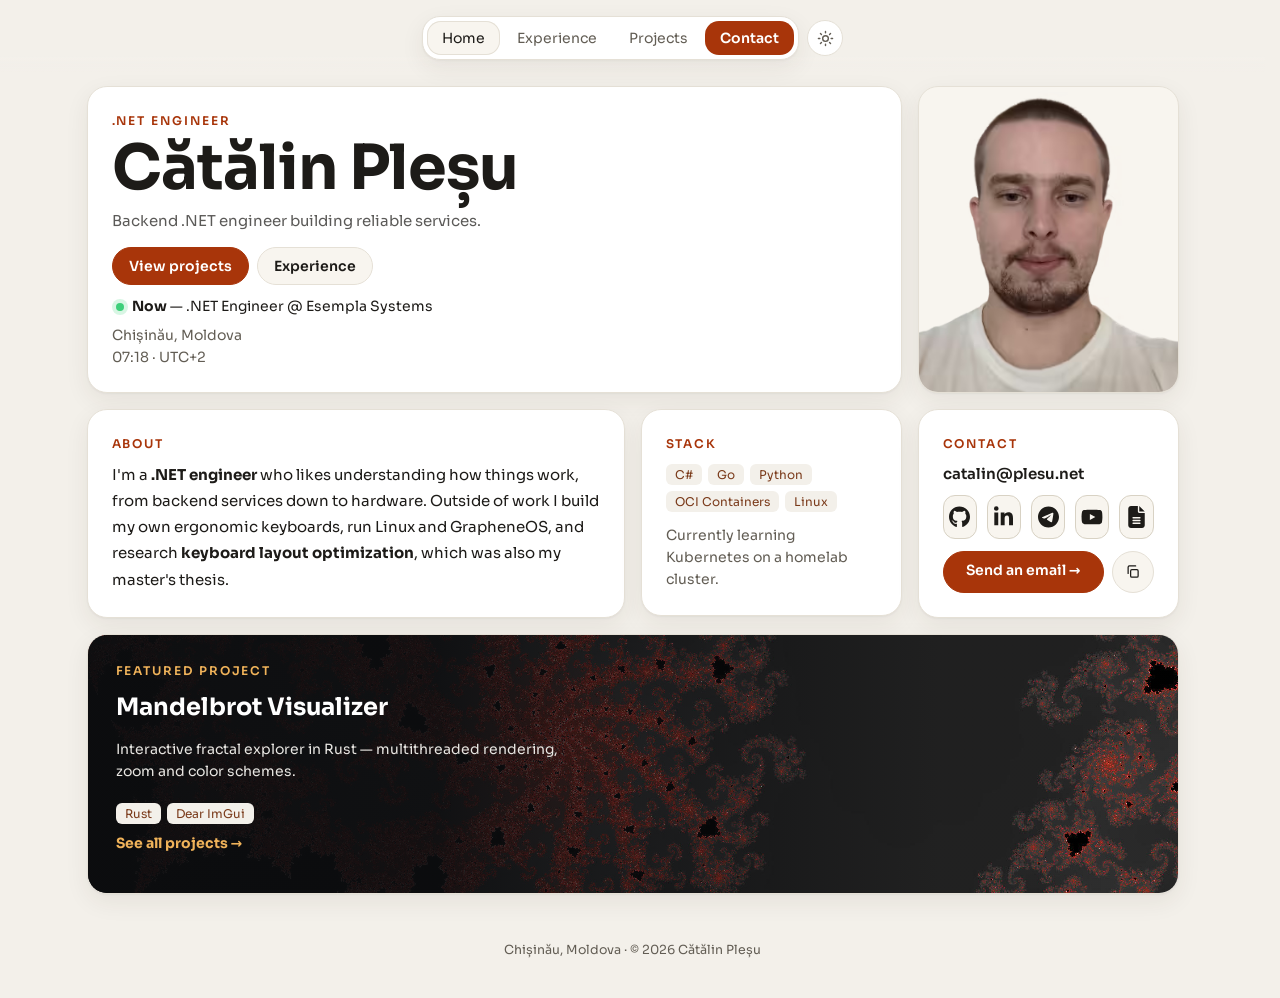
<file: index.html>
<!DOCTYPE html>
<html lang="en" data-theme="dark">
<head>
<meta charset="UTF-8">
<meta name="viewport" content="width=device-width, initial-scale=1">
<meta name="color-scheme" content="dark light">
<title>Cătălin Pleșu</title>
<meta name="description" content="Cătălin Pleșu — .NET Engineer. Backend services in C# and ASP.NET Core.">
<link rel="icon" href="assets/favicon.ico">
<link rel="preload" href="assets/fonts/sora-latin.woff2" as="font" type="font/woff2" crossorigin>
<link rel="preload" href="assets/fonts/sora-latin-ext.woff2" as="font" type="font/woff2" crossorigin>
<style>
@font-face{font-family:"Sora";font-weight:100 800;font-display:swap;src:url("assets/fonts/sora-latin-ext.woff2") format("woff2");unicode-range:U+0100-02BA,U+1E00-1E9F,U+A720-A7FF}
@font-face{font-family:"Sora";font-weight:100 800;font-display:swap;src:url("assets/fonts/sora-latin.woff2") format("woff2");unicode-range:U+0000-00FF,U+0131,U+2000-206F,U+20AC}

*{box-sizing:border-box;margin:0;padding:0}
html{scrollbar-gutter:stable;scroll-behavior:smooth}
html[data-theme="dark"]{--bg:#141517;--tile:#1d1f22;--tile2:#25282c;--line:#2a2d31;--tx:#ecebe8;--mu:#a6a5a0;--ac:#f0b35a;--ac-tx:#17140d;--chip:#2a2d31;--chip-tx:#ecebe8;--tint:#f0b35a18;--sh:none;--ov:#0009;color-scheme:dark}
html[data-theme="light"]{--bg:#f3f0ea;--tile:#ffffff;--tile2:#f8f5ef;--line:#e5e0d6;--tx:#1d1b18;--mu:#625d54;--ac:#a8350a;--ac-tx:#ffffff;--chip:#f3f0ea;--chip-tx:#7a3a1a;--tint:#a8350a10;--sh:0 1px 2px #0000000a,0 8px 24px #3a2e1a12;--ov:#1d1b18cc;color-scheme:light}
body{font-family:Sora,system-ui,sans-serif;background:var(--bg);color:var(--tx);min-height:100vh}
#app{min-height:100vh;display:flex;flex-direction:column}
#app .grid{flex:1 0 auto;width:100%;align-content:start}
a{color:inherit;text-decoration:none}
a.t.acc,a.btn.p{color:var(--ac-tx)}
.proj .links a{color:var(--ac)}
ul{list-style:none}
img{display:block}
:focus-visible{outline:2px solid var(--ac);outline-offset:2px}
a.t.acc:focus-visible{outline-color:var(--ac-tx)}

/* ---------- nav ---------- */
.nav{position:sticky;top:0;z-index:20;display:flex;justify-content:center;align-items:center;gap:8px;padding:16px 12px 12px;background:linear-gradient(var(--bg) 78%,transparent)}
.nav .nic{width:36px;height:36px;flex:none;border-radius:18px;border:1px solid var(--line);background:var(--tile);color:var(--mu);cursor:pointer;display:flex;align-items:center;justify-content:center;padding:0;align-self:center}
.nav .nic:hover{color:var(--ac);border-color:var(--ac)}
.nav .nic svg{width:17px;height:17px;flex:none}
.nav .nic .sun{display:none}
html[data-theme="light"] .nav .nic .sun{display:block}
html[data-theme="light"] .nav .nic .moon{display:none}
.nav ul{display:flex;gap:2px;padding:4px;border-radius:18px;background:var(--tile);border:1px solid var(--line);box-shadow:var(--sh);max-width:100%;overflow-x:auto;scrollbar-width:none}
.nav button{font:inherit;font-size:14px;color:var(--mu);background:none;border:0;padding:8px 15px;border-radius:14px;cursor:pointer;white-space:nowrap}
.nav button:hover{color:var(--tx)}
.nav button[aria-current="page"]{background:var(--tile2);color:var(--tx);box-shadow:inset 0 0 0 1px var(--line)}
.nav ul button.cta{background:var(--ac);color:var(--ac-tx);font-weight:600}
.nav ul button.cta:hover{color:var(--ac-tx)}
.nav ul button.cta[aria-current="page"]{background:var(--ac);box-shadow:none;outline:none;filter:brightness(.88)}
.hero{background:var(--tile2)}
.hero h1{margin:6px 0 8px}
.hero .btns{margin-top:14px}
.hero .nowline{margin-top:10px;font-size:14px}
.hero .nowline .mu{font-size:14px}

/* ---------- grid ---------- */
.grid{max-width:1140px;margin:0 auto;padding:14px 24px 32px;display:grid;grid-template-columns:repeat(4,1fr);grid-auto-rows:auto;gap:16px;grid-auto-flow:dense}
.w2{grid-column:span 2}.w3{grid-column:span 3}.w4{grid-column:span 4}
.h2{grid-row:span 2}.h3{grid-row:span 3}
.t{background:var(--tile);border:1px solid var(--line);border-radius:20px;box-shadow:var(--sh);padding:24px;position:relative;overflow:hidden;display:flex;flex-direction:column;animation:rise .45s both;animation-delay:calc(var(--n,0)*45ms)}
@keyframes rise{from{opacity:0;transform:translateY(10px)}}
@media (prefers-reduced-motion:reduce){.t{animation:none}}
.t.end{justify-content:flex-end}
.t.mid{justify-content:center}
.t.tint{background:var(--tint)}
.t.acc{background:var(--ac);color:var(--ac-tx);border-color:var(--ac)}
button.t{font:inherit;color:inherit;text-align:left;align-items:flex-start}
a.t,button.t{cursor:pointer;transition:transform .18s,border-color .18s}
a.t:hover,button.t:hover{transform:translateY(-3px);border-color:var(--ac)}
a.t.acc:hover{border-color:var(--tx)}

.eyebrow{color:var(--ac);font-size:12px;letter-spacing:.16em;text-transform:uppercase;font-weight:600}
.t.acc .eyebrow{color:inherit;opacity:.9}
.mu{color:var(--mu)}
h1{font-size:clamp(44px,6vw,62px);margin:8px 0 10px;line-height:1.05;letter-spacing:-.015em}
h2{font-size:22px;line-height:1.2;margin:4px 0 6px}
h3{font-size:17px;line-height:1.25;margin:4px 0 6px}
p{line-height:1.6;font-size:14px}
.lead{color:var(--tx);opacity:.72;font-size:15px}
.chips{display:flex;flex-wrap:wrap;gap:6px;margin-top:10px}
.tags .chips{margin-top:0}
.chips span{font-size:12px;background:var(--chip);color:var(--chip-tx);border-radius:6px;padding:3px 9px}
.btns{display:flex;gap:8px;margin-top:16px;flex-wrap:wrap}
.btn{display:inline-block;font-size:14px;font-weight:600;padding:9px 16px;border-radius:99px;border:1px solid var(--line);background:var(--tile2)}
.btn:hover{border-color:var(--ac)}
.btn.p{background:var(--ac);color:var(--ac-tx);border-color:var(--ac)}
.big{font-size:26px;font-weight:700;line-height:1.1}
.small{font-size:14px}

/* photo / image tiles - picture fills tile, no distortion */
.t.img{padding:0;min-height:280px}
.t.img>img,.t.img>picture{position:absolute;inset:0;width:100%;height:100%}
.t.img picture img{width:100%;height:100%;object-fit:cover;object-position:center top;transform:scale(1.1);transform-origin:50% 30%}
.t.img>img{object-fit:cover;object-position:center top}
.t.img .cap{position:absolute;left:0;right:0;bottom:0;padding:34px 18px 16px;background:linear-gradient(transparent,var(--ov));color:#fff;font-size:14px;font-weight:600}
.t.img .cap small{display:block;font-weight:400;opacity:.8;font-size:12px}

/* icons */
.ico{display:inline-block;width:22px;height:22px;background:currentColor;-webkit-mask:var(--i) center/contain no-repeat;mask:var(--i) center/contain no-repeat;flex:none}
.socials{display:flex;gap:10px;flex-wrap:wrap;margin-top:12px}
.socials a{min-width:46px;height:52px;flex:1 1 0;border-radius:14px;display:grid;place-items:center;background:var(--tile2);border:1px solid var(--line);transition:.18s}
.socials a:hover{background:var(--ac);color:var(--ac-tx);border-color:var(--ac);transform:translateY(-2px)}
.socials.sm{flex-wrap:nowrap}
.socials.sm a{min-width:0}
.linkrow{flex-direction:row;align-items:center;gap:16px}
.linkrow .ico{width:30px;height:30px;color:var(--tx)}
.go{font-size:.85em;margin-left:6px;color:var(--ac);font-weight:700}
.linkrow b{display:block;font-size:17px}
.linkrow span.mu{font-size:14px}

/* home projects strip: 3 cards, image on top, text below */
.psec .p3{display:grid;grid-template-columns:repeat(3,1fr);gap:14px;margin-top:14px}
.mini{padding:0;overflow:hidden}
.mini img{width:calc(100% - 24px);aspect-ratio:16/10;object-fit:cover;background:var(--tile2);margin:12px 12px 0;border-radius:14px;border:1px solid var(--line)}
.mini .mb{padding:14px 16px 16px;display:flex;flex-direction:column;gap:6px;flex:1}
.mini .mb p{color:var(--mu);font-size:14px;line-height:1.55}
.mini .mb .more{margin-top:auto;padding-top:8px;font-size:14px;font-weight:700;color:var(--ac)}
.clock{font-size:14px}
/* email tile: whole tile = mailto, small corner button = copy */
.mail{cursor:pointer;transition:transform .18s,border-color .18s;flex-direction:row;align-items:center;gap:16px;flex-wrap:wrap}
.mail:hover{transform:translateY(-3px);border-color:var(--tx)}
.mail .stretch{position:absolute;inset:0;z-index:0}
.mail .mcol{min-width:0;position:relative;z-index:1}
.mail .mcol .big{font-size:21px;word-break:break-all}
.mail .mact{margin-left:auto;display:flex;align-items:center;gap:12px;position:relative;z-index:1}
.mail .btn{background:var(--ac-tx);color:var(--ac);border-color:var(--ac-tx)}
.mail .copy{flex:none;z-index:2;width:42px;height:42px;border-radius:50%;border:1px solid currentColor;background:transparent;color:inherit;opacity:.75;cursor:pointer;display:grid;place-items:center;transition:.18s}
.mail .copy:hover,.mail .copy:focus-visible{opacity:1;background:var(--ac-tx);color:var(--ac);border-color:var(--ac-tx)}

/* home tiles size to content, no stretched dead space (photo still fills its row) */
.pg-home{align-items:start}
.pg-home .ph{align-self:stretch}
/* home contact tile: dark, one orange action */
.cmail{display:block;font-size:15px;font-weight:600;word-break:break-all;margin-top:10px}
.cmail:hover{color:var(--ac)}
.socials.sm a{height:44px;border-radius:12px}
html[data-theme="light"] .socials a{border-color:#d8d2c4}
html[data-theme="light"] .t.img{background:var(--tile2)}
.cbtns{display:flex;gap:8px;margin-top:12px}
.cbtns .btn.p{flex:1;text-align:center}
.copybtn{flex:none;width:42px;height:42px;border-radius:50%;border:1px solid var(--line);background:var(--tile2);color:var(--tx);cursor:pointer;display:grid;place-items:center;transition:.18s}
.copybtn:hover{border-color:var(--ac);color:var(--ac)}

/* projects */
.pg-projects{grid-template-columns:repeat(6,1fr);grid-auto-rows:auto;grid-auto-flow:row}
.pg-projects .w2{grid-column:span 4}
.pg-projects .proj{grid-column:span 2}
.pg-projects .proj.wide{grid-column:span 3}
.pg-projects .gh{grid-column:span 2}
.filters{grid-column:span 6;display:flex;gap:8px;flex-wrap:wrap;align-items:center}
.pdiv{grid-column:1/-1;color:var(--mu);font-size:12px;font-weight:700;letter-spacing:.14em;text-transform:uppercase;padding:12px 4px 0}
.stack .loc{margin-top:auto;padding-top:12px;color:var(--mu);font-size:14px}
/* featured home tile: image right, text on dark gradient left */
.feat{padding:0;min-height:260px}
.feat img{position:absolute;inset:0;width:100%;height:100%;object-fit:cover}
.feat::after{content:"";position:absolute;inset:0;background:linear-gradient(90deg,rgba(12,13,15,.96) 0%,rgba(12,13,15,.92) 32%,rgba(12,13,15,.55) 55%,rgba(12,13,15,.05) 78%)}
.feat .fbody{position:relative;z-index:1;max-width:46%;display:flex;flex-direction:column;justify-content:center;gap:10px;padding:28px}
.feat .fbody .eyebrow{color:#f0b35a}
.feat .fbody h3{font-size:24px;color:#fff}
.feat .fbody p{font-size:14px;line-height:1.6;color:#e8e6e2}
.feat .fbody .more{font-size:14px;font-weight:700;color:#f0b35a}
.pdiv[hidden]{display:none}
.filters button{font:inherit;font-size:14px;font-weight:600;color:var(--mu);background:var(--tile);border:1px solid var(--line);border-radius:99px;padding:8px 16px;cursor:pointer}
.filters button[aria-pressed="true"]{background:var(--ac);border-color:var(--ac);color:var(--ac-tx)}
.proj{padding:0}
.proj[hidden]{display:none}
.proj .cover{flex:0 0 auto;aspect-ratio:16/10;position:relative;overflow:hidden;background:var(--tile2);cursor:zoom-in;margin:12px 12px 0;border-radius:14px;border:1px solid var(--line)}
.proj .cover img{width:100%;height:100%;object-fit:cover;transition:transform .4s}
.pg-projects .proj.wide .cover{aspect-ratio:2/1}
.proj:hover .cover img{transform:scale(1.04)}
.proj .cover .badge{position:absolute;left:12px;bottom:12px;font-size:11.5px;font-weight:600;color:#fff;background:#000a;backdrop-filter:blur(6px);border-radius:99px;padding:4px 10px}
.proj .body{padding:18px 20px 18px;display:flex;flex-direction:column;flex:1}
.proj .body p{color:var(--mu);font-size:14px;line-height:1.55}
.proj .links{margin-top:auto;padding-top:12px;display:flex;gap:14px;font-size:14px;font-weight:600}
.proj .links a{color:var(--ac)}
.proj .links a:hover{text-decoration:underline}
.proj.compact .body{padding:20px}
.status{align-self:flex-start;font-size:11px;font-weight:700;letter-spacing:.08em;text-transform:uppercase;background:var(--tile2);border:1px solid var(--line);color:var(--mu);border-radius:99px;padding:3px 10px}
.proj .topline{display:flex;align-items:center;gap:8px;flex-wrap:wrap;min-height:22px}
.tag{font-size:11px;font-weight:600;letter-spacing:.08em;text-transform:uppercase;color:var(--ac)}

/* experience timeline: dates left, details right */
.tl{position:relative}
.tl-item{display:grid;grid-template-columns:190px 1fr;gap:18px}
.tl-item + .tl-item{margin-top:4px;padding-top:18px;border-top:1px dashed var(--line)}
.tl-item .when{color:var(--ac);font-size:14px;font-weight:600;line-height:1.7;white-space:nowrap}
.tl-item h3{margin-top:0}
.role .co{font-weight:600;font-size:15px}
.slim{flex-direction:row;align-items:center;gap:16px;padding-top:14px;padding-bottom:14px}
.slim .btn{margin-left:auto;flex:none}
.linkrow span.mu{font-size:14px}
/* contact rows */
.t.row{flex-direction:row;align-items:center;gap:14px;padding-top:14px;padding-bottom:14px}
.t.row .ico{width:24px;height:24px}
.t.row b{font-size:16px}
/* contact page: 6-col grid, professional row (2+2+2) then social row (3+3) */
.pg-contact{grid-template-columns:repeat(6,minmax(0,1fr))}
.pg-contact .w4{grid-column:span 6}
.pg-contact .c2{grid-column:span 2}
.pg-contact .c3{grid-column:span 3}
.badge2{align-self:flex-start;font-size:11px;font-weight:700;letter-spacing:.1em;text-transform:uppercase;background:var(--ac);color:var(--ac-tx);border-radius:99px;padding:3px 10px;margin-bottom:8px}
.dot{display:inline-block;width:8px;height:8px;border-radius:50%;background:#3ecf7a;margin-left:4px;margin-right:8px;box-shadow:0 0 0 4px #3ecf7a33}

/* books/setup lists */
.li li{font-size:13.5px;color:var(--mu);line-height:1.5;padding:5px 0;border-bottom:1px dashed var(--line)}
.li li:last-child{border:0}
.li li b{color:var(--tx);font-weight:600}

footer{max-width:1000px;margin:auto auto 0;padding:16px 20px 40px;text-align:center;font-size:12.5px;color:var(--mu);width:100%}

/* lightbox */
#lb{position:fixed;inset:0;z-index:50;background:#000d;display:none;overflow:auto;padding:30px 16px;cursor:zoom-out}
#lb.on{display:block}
#lb .in{max-width:880px;margin:0 auto;display:grid;gap:12px}
#lb h3{color:#fff;text-align:center;margin-bottom:6px}
#lb img{width:100%;border-radius:14px}
#lb .x{position:fixed;top:18px;right:22px;color:#fff;font-size:28px;line-height:1}

/* ---------- mobile ---------- */
@media (max-width:1020px){
  .grid{grid-template-columns:repeat(2,1fr);grid-auto-rows:auto;gap:10px;padding:8px 12px 24px}
  .w2,.w3,.w4{grid-column:span 2}
  .pg-projects{grid-template-columns:repeat(2,1fr)}
  .pg-projects .w2,.pg-projects .proj,.pg-projects .gh,.filters{grid-column:span 2}
  .pg-projects .proj{grid-column:span 1}
  .pg-projects .proj.wide{grid-column:span 1}
  .pg-home .contact-t{grid-column:span 2}
  .t{padding:18px;border-radius:18px}
  .h3{grid-row:span 2}
  .proj{grid-row:auto!important}
  .nav button{padding:8px 11px;font-size:13px}
  .ph{grid-column:span 1;min-height:0;aspect-ratio:4/5}
  /* capped centered 4:5 photo: full-width tile, face crop preserved */
  .pg-home .ph{height:340px;aspect-ratio:auto}
  .pg-home .ph picture{width:272px;left:50%;right:auto;transform:translateX(-50%)}
  .pg-home .ph picture img{transform:none}
  .feat .fbody{max-width:62%}
  .feat{min-height:220px}
  .grid>*{order:0}
  .grid>:first-child{order:0}
  .ph{order:0}
  /* tablet home: hero+photo and about+stack pairs, stack top-aligned like the rest */
  .pg-home .hero{grid-column:span 1;align-self:stretch;justify-content:center}
  .pg-home .about{grid-column:span 1}
  .pg-home .stack{align-self:stretch}
  /* tablet projects: unpaired last cards span both columns */
  .pg-projects .proj.tabfull{grid-column:span 2}
  /* tablet contact keeps the desktop 6-col rhythm (must come after .grid override) */
  .pg-contact{grid-template-columns:repeat(6,minmax(0,1fr))}
}
@media (max-width:600px){
  .grid{grid-template-columns:1fr}
  .w2,.w3,.w4,.ph,.pg-projects .proj,.pg-projects .proj.wide,.pg-home .contact-t{grid-column:span 1}
  .pg-projects{grid-template-columns:1fr}
  .pg-projects .w2,.pg-projects .proj,.pg-projects .gh,.filters{grid-column:span 1}
  .pg-projects .proj.tabfull{grid-column:span 1}
  .h2,.h3{grid-row:span 1}
  .nav{top:0;padding-top:12px}
  .ph{min-height:0;aspect-ratio:4/5;max-height:none}
  .pg-home .ph{height:320px;aspect-ratio:auto}
  .pg-home .ph picture{width:256px;left:50%;right:auto;transform:translateX(-50%)}
  .t.img picture img{object-position:center top;transform:none}
  .psec .p3{grid-template-columns:1fr}
  .feat{min-height:280px}
  .feat .fbody{max-width:100%}
  .feat::after{background:linear-gradient(180deg,rgba(12,13,15,.9) 0%,rgba(12,13,15,.6) 45%,rgba(12,13,15,.2) 100%)}
  .tl-item{grid-template-columns:1fr;gap:6px}
  /* home reading order: hero, photo, about, stack, contact, featured */
  .pg-home .hero{order:0}.pg-home .ph{order:1}.pg-home .about{order:2}.pg-home .stack{order:3}.pg-home .contact-t{order:4}.pg-home .feat{order:5}
  /* email tile stacks: address on its own line, buttons below */
  .mail{flex-direction:column;align-items:stretch;gap:12px}
  .mail .mact{margin-left:0}
  /* shorter covers + clamped descriptions on small screens */
  .proj .cover{aspect-ratio:16/9}
  .pg-projects .proj.wide .cover{aspect-ratio:16/9}
  .proj .body p{display:-webkit-box;-webkit-line-clamp:3;-webkit-box-orient:vertical;overflow:hidden}
  /* filters scroll sideways instead of wrapping */
  .filters{flex-wrap:nowrap;overflow-x:auto;scrollbar-width:none;-webkit-mask-image:linear-gradient(90deg,#000 94%,transparent);mask-image:linear-gradient(90deg,#000 94%,transparent)}
  .filters::-webkit-scrollbar{display:none}
  .filters button{flex:none}
  /* contact links: full-width title/mail/LinkedIn, then a 2x2 grid */
  .pg-contact{grid-template-columns:repeat(2,1fr)}
  .pg-contact .w4,.pg-contact .cli{grid-column:span 2}
  .pg-contact .c2,.pg-contact .c3{grid-column:span 1}
}
</style>
</head>
<body>
<div id="app"></div>

<script>
const A = "assets/";
const ICON = (n, extra = "") => `style="--i:url(${A}icons/${n}.svg);${extra}"`;
const photo = `<picture><source srcset="${A}profile.avif" type="image/avif"><source srcset="${A}profile.webp" type="image/webp"><img src="${A}profile.png" alt="Portrait of Cătălin Pleșu" width="337" height="470" fetchpriority="high"></picture>`;
const EMAIL = "catalin@plesu.net";
const RESUME = "https://assets.plesu.net/resume.pdf";
const chips = a => `<div class="chips">${a.map(s=>`<span>${s}</span>`).join("")}</div>`;
let n = 0;
const T = (cls, inner, tag = "div", attrs = "") => `<${tag} class="t ${cls}" style="--n:${n++}" ${attrs}>${inner}</${tag}>`;
const go = p => `data-go="${p}"`;


const PROJ_IMG = {
  mandelbrot: "fractal_1773779249.jpg",
  scraper: "job-openings.jpg",
  cpu: "cpu.png",
};
const mini = (title, desc, img) => `<a class="t mini" href="#" ${go("projects")} aria-label="${title} — see all projects"><img src="${A}projects/${img}" alt="" loading="eager"><span class="mb"><h3>${title}</h3><p>${desc}</p><span class="more">View project →</span></span></a>`;

const COPY_SVG = `<svg width="15" height="15" viewBox="0 0 24 24" fill="none" stroke="currentColor" stroke-width="2" stroke-linecap="round" stroke-linejoin="round" aria-hidden="true"><rect x="9" y="9" width="12" height="12" rx="2"/><path d="M5 15V5a2 2 0 0 1 2-2h10"/></svg>`;
const MOON_SVG = `<svg class="moon" viewBox="0 0 24 24" fill="none" stroke="currentColor" stroke-width="2" stroke-linecap="round" stroke-linejoin="round" aria-hidden="true"><path d="M21 12.8A9 9 0 1 1 11.2 3a7 7 0 0 0 9.8 9.8z"/></svg>`;
const SUN_SVG = `<svg class="sun" viewBox="0 0 24 24" fill="none" stroke="currentColor" stroke-width="2" stroke-linecap="round" stroke-linejoin="round" aria-hidden="true"><circle cx="12" cy="12" r="4"/><path d="M12 2v2M12 20v2M4.9 4.9l1.4 1.4M17.7 17.7l1.4 1.4M2 12h2M20 12h2M4.9 19.1l1.4-1.4M17.7 6.3l1.4-1.4"/></svg>`;
const mail = (eb, cls = "w4") => T(`${cls} acc mail`, `<a class="stretch" href="mailto:${EMAIL}" aria-label="Send an email to ${EMAIL}"></a><div class="mcol"><p class="eyebrow">${eb}</p><p class="big">${EMAIL}</p></div><div class="mact"><span class="btn">Send an email →</span><button class="copy" data-copy="${EMAIL}" aria-label="Copy email address" title="Copy email address">${COPY_SVG}</button></div>`, "div");

/* ---------------- pages ---------------- */
/* "featured" = one full-width Mandelbrot tile · "strip" = three small cards */
const HOME_PROJECTS = "featured";
const PAGES = {
home: () => [
  T("w3 hero", `<p class="eyebrow">.NET Engineer</p><h1>Cătălin Pleșu</h1>
    <p class="lead">Backend .NET engineer building reliable services.</p>
    <div class="btns"><a class="btn p" href="#" ${go("projects")}>View projects</a><a class="btn" href="#" ${go("experience")}>Experience</a></div>
    <p class="nowline"><span class="dot"></span><strong>Now</strong> — .NET Engineer @ Esempla Systems</p>
    <p class="mu" style="margin-top:6px;font-size:14px"><span class="clock"></span></p>`),
  T("img ph", `${photo}`),
  T("w2 about", `<p class="eyebrow">About</p><p style="font-size:15px;line-height:1.75;margin-top:8px">I'm a <strong>.NET engineer</strong> who likes understanding how things work, from backend services down to hardware. Outside of work I build my own ergonomic keyboards, run Linux and GrapheneOS, and research <strong>keyboard layout optimization</strong>, which was also my master's thesis.</p>`),
  T("stack", `<p class="eyebrow">Stack</p>${chips(["C#","Go","Python","OCI Containers","Linux"])}<p class="mu" style="font-size:14px;margin-top:12px">Currently learning Kubernetes on a homelab cluster.</p>`, "div", `aria-label="Tech stack"`),
  T("contact-t", `<p class="eyebrow">Contact</p>
    <a class="cmail" href="mailto:${EMAIL}">${EMAIL}</a>
    <div class="socials sm">
      <a href="https://github.com/CatalinPlesu" aria-label="GitHub"><i class="ico" ${ICON("github")}></i></a>
      <a href="https://www.linkedin.com/in/catalin-plesu/" aria-label="LinkedIn"><i class="ico" ${ICON("linkedin-in")}></i></a>
      <a href="https://t.me/catalinplesu" aria-label="Telegram"><i class="ico" ${ICON("telegram")}></i></a>
      <a href="https://www.youtube.com/channel/UC752pTuCebS37pCYwYPirow" aria-label="YouTube"><i class="ico" ${ICON("youtube")}></i></a>
      <a href="${RESUME}" aria-label="Resume PDF"><i class="ico" ${ICON("file-lines")}></i></a></div>
    <div class="cbtns"><a class="btn p" href="mailto:${EMAIL}">Send an email →</a><button class="copybtn" data-copy="${EMAIL}" aria-label="Copy email address" title="Copy email address">${COPY_SVG}</button></div>`, "div"),
  (HOME_PROJECTS === "strip"
  ? T("w4 psec", `<p class="eyebrow">Selected projects</p><div class="p3">
    ${mini("Mandelbrot Visualizer","Interactive fractal explorer in Rust — multithreaded rendering, zoom and color schemes.",PROJ_IMG.mandelbrot)}
    ${mini("Moldova Job Market Scraper","ETL pipeline tracking hiring trends, stack frequency and salary ranges.",PROJ_IMG.scraper)}
    ${mini("8-bit CPU","A working 8-bit CPU built from logic gates plus a Python assembler.",PROJ_IMG.cpu)}
    </div>`, "section")
  : `<a class="t w4 feat" style="--n:5" href="#" ${go("projects")} aria-label="Featured project: Mandelbrot Visualizer — open the Projects page"><img src="${A}projects/fractal_1773779249.jpg" alt="" loading="eager"><span class="fbody"><span class="eyebrow">Featured project</span><h3>Mandelbrot Visualizer</h3><p>Interactive fractal explorer in Rust — multithreaded rendering, zoom and color schemes.</p>${chips(["Rust","Dear ImGui"])}<span class="more">See all projects →</span></span></a>`),
].join(""),

experience: () => [
  T("w4", `<p class="eyebrow">Experience</p><h1>Work &amp; education</h1><p class="mu">Backend, embedded, and a master's degree on the side.</p>`),
  T("w4 tl", `
    <div class="tl-item"><div class="when">May 2026 — Present</div><div><h3>.NET Engineer — Esempla Systems</h3><p class="mu small">Chișinău, Moldova</p><p style="margin-top:8px">GovTech and digital public services.</p>${chips(["C#",".NET"])}</div></div>
    <div class="tl-item"><div class="when">Nov 2025 — May 2026</div><div><h3>.NET Backend Engineer — Jivy Group</h3><!-- TODO(owner): add 2–3 achievements --><p class="mu">AI assistant platform.</p>${chips(["C#",".NET"])}</div></div>
    <div class="tl-item"><div class="when">Mar 2023 — Mar 2024</div><div><h3>Embedded Software Engineer — AROBS Software</h3><!-- TODO(owner): add 2–3 achievements --><p class="mu">Automotive safety software (ISO 26262).</p>${chips(["Embedded C","ISO 26262"])}</div></div>`),
  T("w4", `<p class="eyebrow">Education</p><h3 style="margin-top:8px">Master's Degree in Information Technology</h3><p style="font-weight:600">Technical University of Moldova</p><p class="mu small">2024 – 2026 · Chișinău, Moldova</p>`),
  T("w4 slim linkrow", `<i class="ico" ${ICON("file-lines")}></i><div><b>Full résumé <span class="go">↗</span></b></div><span class="btn">Download PDF</span>`, "a", `href="${RESUME}"`),
].join(""),

projects: () => {
  const P = (title, tag, desc, tech, links, imgs, cat, status = "", wide = false, tab = false) => {
    const cover = imgs.length ? `<div class="cover" data-gallery="${encodeURIComponent(JSON.stringify({title,imgs}))}"><img src="${A}projects/${imgs[0]}" alt="${title}" loading="eager"><span class="badge">▦ ${imgs.length}</span></div>` : ``;
    return T(`proj${imgs.length ? "" : " compact"}${wide ? " wide" : ""}${tab ? " tabfull" : ""}`, `${cover}<div class="body"><span class="topline">${status ? `<span class="status">${status}</span>` : ``}<span class="tag">${tag}</span></span><h3>${title}</h3><p>${desc}</p>${chips(tech)}<div class="links">${links.map(([l,u])=>`<a href="${u}" target="_blank" rel="noopener">${l} ↗</a>`).join("")}</div></div>`, "article", `data-cat="${cat}"`);
  };
  const gh = "https://github.com/CatalinPlesu";
  const filters = [["all","All"],["software","Software"],["hardware","Hardware"],["data","Data"],["thesis","Thesis"]];
  return [
  T("w2", `<p class="eyebrow">Selected work</p><h1>Projects</h1><p class="mu">Software, hardware and theses.</p>`),
  T("w2 gh linkrow", `<i class="ico" ${ICON("github")}></i><div><b>All source on GitHub <span class="go">↗</span></b><span style="opacity:.92;font-size:14px">github.com/CatalinPlesu</span></div>`, "a", `href="${gh}"`),
  `<div class="filters" role="group" aria-label="Filter projects">${filters.map(([v,l],i)=>`<button data-filter="${v}" aria-pressed="${i===0}"> ${l}</button>`).join("")}</div>`,
  P("Mandelbrot Visualizer","Rust · graphics","Interactive fractal explorer with a Dear ImGui panel. Multithreaded CPU rendering, zoom, color schemes and near-Julia sets.",["Rust","Dear ImGui"],[["Demo","https://www.youtube.com/watch?v=Usu4ykRMAC8"],["Source",gh+"/mandelbrot"]],["fractal_1773779249.jpg","fractal_1773567169.jpg","fractal_1773567034.jpg","fractal_1773565254.jpg","fractal_1773565108.jpg"],"software"),
  P("Moldova Job Market Scraper","Data","ETL pipeline over Moldovan job boards tracking hiring trends, stack frequency and salary ranges.",["Python","Pandas","systemd"],[["GitHub",gh]],["job-openings.jpg","job-specializations.jpg","job-responsabilities.jpg"],"data","In progress"),
  P("8-bit CPU","Hardware · Logisim","A working 8-bit CPU built from logic gates (ALU, registers, control unit, memory bus) plus a Python assembler for its custom ISA.",["Logisim","Python"],[["GitHub",gh]],["cpu.png","alu.png"],"hardware"),
  P("Keyboard Builds","Hardware","A DIY Dactyl Manuform (tented, hand-wired, QMK), two Ferris Sweeps, and the Franken Pad macropad I use every day.",["QMK","Hand-wired","3D printed"],[["Franken Pad source",gh+"/franken_pad"]],["dactyl-manuform.jpg","ferris-sweep.jpg"],"hardware","",true),
  P("Canti IoT","Bachelor's thesis","Open-hardware environmental monitor: an ESP32-C3 device with a BME680 and extra sensors, plus a Flutter companion app with alerts.",["ESP32","C++","Flutter"],[["App",gh+"/Canti-Hub"],["Device",gh+"/Canti-1"]],["canti-1.png","canti-hub.png"],"hardware thesis","",true,true),
  `<div class="pdiv" aria-hidden="true">More projects</div>`,
  P("ErgoType","Master's thesis","Genetic algorithm for keyboard layout optimization against a configurable ergonomic fitness function. About 10–15% better than Asset on the tested corpus.",["Python","UV","Genetic algorithms"],[["Source",gh+"/ErgoType.2"]],[],"thesis"),
  P("TimeSheet Bot","Telegram bot","Personal time tracking with Clean Architecture and DDD. SQLite storage, ScottPlot analytics charts and background workers for scheduled automation.",["C#","Clean Architecture","SQLite"],[["Source",gh+"/timesheet/"]],[],"software"),
  P("CV Builder","Web app","Tag-driven Rails app: enter your data once and generate a polished PDF through a pdflatex pipeline.",["Ruby on Rails","LaTeX","Podman"],[["Live","https://cv-builder.catalinplesu.xyz/"],["Source",gh+"/cv_builder"]],[],"software","",false,true),
  ].join("");
},

contact: () => {
  const L = (cls, icon, title, sub, href) => T(`${cls} linkrow row`, `<i class="ico" ${ICON(icon)}></i><div><b>${title} <span class="go">↗</span></b><span class="mu">${sub}</span></div>`, "a", `href="${href}" target="_blank" rel="noopener"`);
  return [
  T("w4", `<p class="eyebrow">Find me online</p><h1>Contact</h1><p class="mu">Email is fastest. Telegram works too.</p>`),
  mail("Email"),
  L("w2 cli","linkedin-in","LinkedIn","Cătălin Pleșu","https://www.linkedin.com/in/catalin-plesu/"),
  L("c2","github","GitHub","CatalinPlesu","https://github.com/CatalinPlesu"),
  L("c2","file-lines","Resume","PDF",RESUME),
  L("c3","telegram","Telegram","@catalinplesu","https://t.me/catalinplesu"),
  L("c3 ytw","youtube","YouTube","Channel","https://www.youtube.com/channel/UC752pTuCebS37pCYwYPirow"),
  ].join("");
},
};
const NAV = [["home","Home"],["experience","Experience"],["projects","Projects"],["contact","Contact"]];

/* ---------------- shell ---------------- */
const app = document.getElementById("app");
let page = "home";

function render(p, push = true) {
  page = PAGES[p] ? p : "home"; n = 0;
  app.innerHTML = `<nav class="nav" aria-label="Primary"><ul>${NAV.map(([id,l])=>`<li><button data-go="${id}"${id==="contact" ? " class=\"cta\"" : ""} ${id===page?'aria-current="page"':""}>${l}</button></li>`).join("")}</ul><button class="nic" data-toggle-theme aria-label="Toggle light and dark theme">${MOON_SVG}${SUN_SVG}</button></nav>
    <main class="grid pg-${page}">${PAGES[page]()}</main>
    <footer>Chișinău, Moldova · © 2026 Cătălin Pleșu</footer>
    <div id="lb" role="dialog" aria-modal="true" aria-label="Gallery"><span class="x" aria-hidden="true">×</span><div class="in"></div></div>`;
  try { window.scrollTo({top:0,left:0,behavior:"instant"}); } catch (e) { window.scrollTo(0, 0); }
  if (push) try { history.replaceState(null, "", "#" + page); } catch (e) {}
  tick();
}

function tick() {
  const els = document.querySelectorAll(".clock"); if (!els.length) return;
  try {
    const parts = new Intl.DateTimeFormat("en-GB", { timeZone: "Europe/Chisinau", hour: "2-digit", minute: "2-digit", timeZoneName: "shortOffset" }).formatToParts(new Date());
    const get = t => (parts.find(p => p.type === t) || {}).value || "";
    const off = get("timeZoneName").replace("GMT", "UTC");
    els.forEach(el => { el.innerHTML = `Chișinău, Moldova<br>${get("hour")}:${get("minute")} · ${off}`; });
  } catch (e) {}
}
setInterval(tick, 30000);

document.addEventListener("click", e => {
  const lb = document.querySelector("#lb");
  if (lb && lb.classList.contains("on")) { lb.classList.remove("on"); return; }
  const g = e.target.closest("[data-go]");
  if (g) { e.preventDefault(); render(g.dataset.go); return; }
  const f = e.target.closest("[data-filter]");
  if (f) {
    app.querySelectorAll("[data-filter]").forEach(b => b.setAttribute("aria-pressed", b === f));
    const v = f.dataset.filter;
    app.querySelectorAll(".proj").forEach(p => { p.hidden = v !== "all" && !(p.dataset.cat || "").split(" ").includes(v); });
    const div = app.querySelector(".pdiv");
    if (div) div.hidden = v !== "all" && ![...app.querySelectorAll(".proj.compact")].some(p => !p.hidden);
    return;
  }
  if (e.target.closest("[data-toggle-theme]")) { setTheme(document.documentElement.dataset.theme === "dark" ? "light" : "dark"); return; }
  const c = e.target.closest("[data-copy]");
  if (c) {
    e.stopPropagation();
    const prev = c.innerHTML;
    const done = () => { c.textContent = "✓"; c.title = "Copied"; setTimeout(() => { c.innerHTML = prev; c.title = "Copy email address"; }, 1600); };
    (navigator.clipboard ? navigator.clipboard.writeText(c.dataset.copy) : Promise.reject()).then(done, done);
    return;
  }
  const cv = e.target.closest("[data-gallery]");
  if (cv) {
    const d = JSON.parse(decodeURIComponent(cv.dataset.gallery));
    lb.querySelector(".in").innerHTML = `<h3>${d.title}</h3>` + d.imgs.map(i => `<img src="${A}projects/${i}" alt="" loading="lazy">`).join("");
    lb.classList.add("on");
  }
});
addEventListener("keydown", e => {
  if (e.key === "Escape") { const lb = document.querySelector("#lb"); lb && lb.classList.remove("on"); }
});

function setTheme(t) {
  document.documentElement.dataset.theme = t;
  try { localStorage.setItem("theme", t); } catch (e) {}
}
addEventListener("hashchange", () => { const p = location.hash.slice(1); if (PAGES[p] && p !== page) render(p, false); });

let t0 = "dark"; try { t0 = localStorage.getItem("theme") || (matchMedia("(prefers-color-scheme: light)").matches ? "light" : "dark"); } catch (e) {}
setTheme(t0);
render(location.hash.slice(1) || "home", false);
</script>
<script data-goatcounter="https://gc.plesu.net/count" async src="https://gc.plesu.net/count.js"></script>
</body>
</html>
</file>
